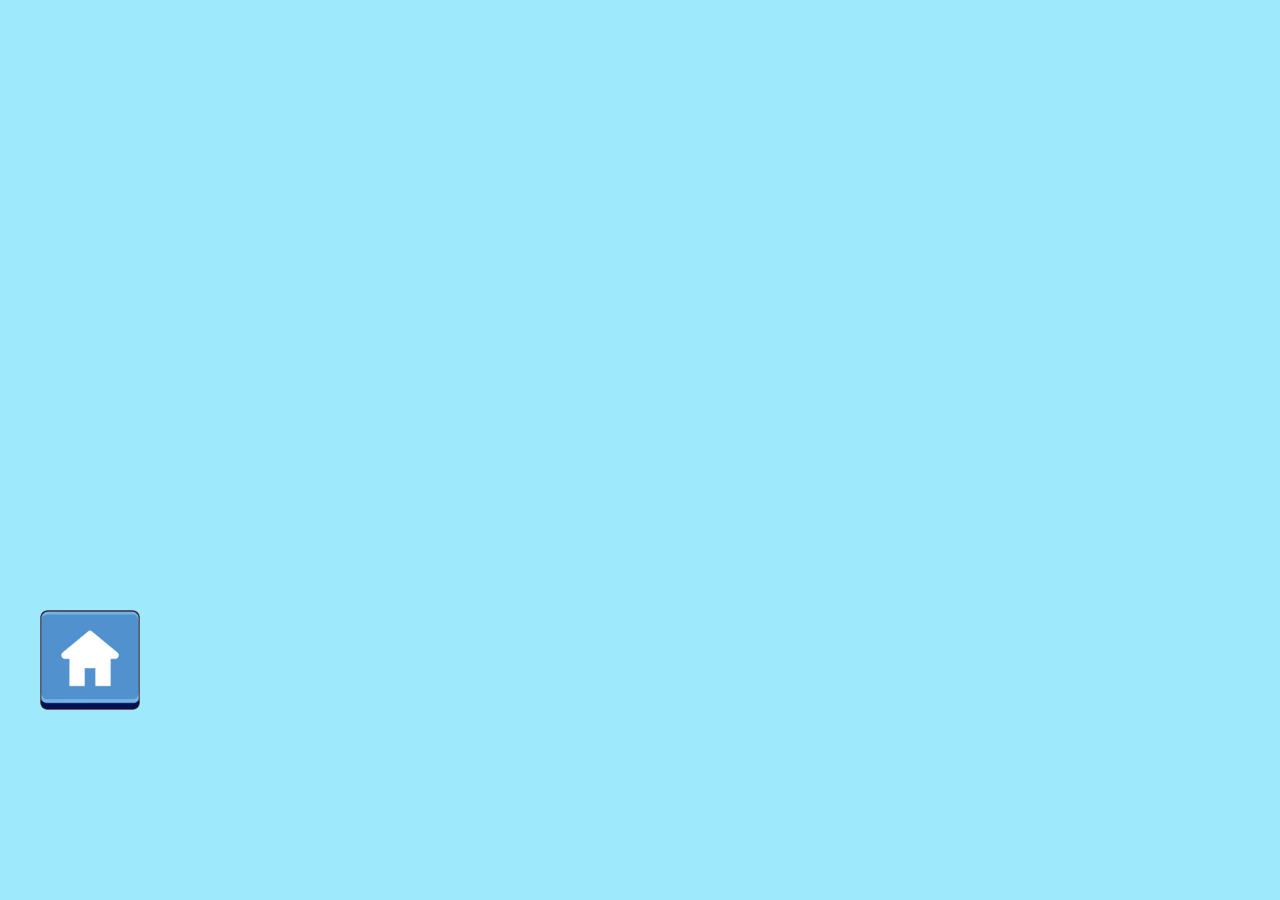
<file: Media Pembelajaran/Final/Assets/Soal/Index.html>
<!DOCTYPE html>
<html lang="en">
<head>
    <meta charset="UTF-8">
    <meta name="viewport" content="width=device-width, initial-scale=1.0">
    <title>Soal</title>
    <link rel="stylesheet" href="style.css">
    <!-- fonts -->
    <link rel="preconnect" href="https://fonts.googleapis.com">
    <link rel="preconnect" href="https://fonts.gstatic.com" crossorigin>
    <link href="https://fonts.googleapis.com/css2?family=Poppins&display=swap" rel="stylesheet">
    <!-- fonts -->
</head>
<body>
<div id="yakin">
    <div>     
        
    <a href=""><img src="button iya 1-61.png" alt=""></a>
    <img src="button tidak 1-63.png" onclick="yakint()" alt="">
    <img  style="cursor: default;
    z-index: 1;
    transform: translate(0,-170px);
    position: 
    absolute; 
    width: 600px;
    left: 0;
    right: 0;
    margin: 0 auto;" src="papan coba lagi-65.png" alt="">
    </div>
    <div id="nigga"></div>
</div>
<a href="../Home.html" style="z-index: 100; position: fixed; transform: translate(40px,600px);"><img class="home" style=" width: 100px; height: auto; 
cursor: pointer;" src="button home 1-04.png" alt=""></a>
<img class="home" style="z-index: 100; position: fixed; transform: translate(1180px,600px); width: auto; height: 100px; 
    cursor: pointer; display: none;" src="button coba lagi 1-59.png" alt="" onclick="yakin()">

    <section id="awal">
        
    <section id="soal1" style="display: flex;">
            <div style="display: flex;"><h3 style="position: absolute; width: 850px; margin: 30px 0 0 30px;">Orang yang menciptakan
                permainan bola basket adalah...</h3>
            <img class="soal" src="papan-52.png" alt="">
            <p id="j1" style="display: none; color: black"> Jawaban B. <br> James Nasmith
                Pembahasan : Bola basket diciptakan pertama kali oleh
                James Naismith.
               • M. Luther seorang profesor teologi, komponis,
               imam, dan rahib berkebangsaan Jerman, serta
               seorang tokoh berpengaruh dalam
               Reformasi Protestan.
               • William G adalah seorang pencipta olahraga bola
               voli
               • W. Morgan seorang aktor Inggris yang muncul di
               lebih dari 100 film dan program televisi
               • Juan Carlos adalah orang pertama yang
               mempopulerkan futsal</p>
            
            </div>

        <div class="box">
                <div class="btn">
                  
                    <div style="display: flex;"> 
                        <input id="prop1a" type="radio" name="rata1" >
                            <label for="prop1a"></label><h3>M. Luther</h3></div><br>
                    <div style="display: flex;"> 
                        <input id="prop1b" type="radio" name="rata1" >
                            <label for="prop1b"></label><h3>James Nasmith</h3></div><br>                   
                    <div style="display: flex;">
                        <input id="prop1c" type="radio" name="rata1" ><label for="prop1c">
                            </label><h3>William G</h3></div><br>        
                    <div style="display: flex;">
                        <input id="prop1d" type="radio" name="rata1" >
                            <label for="prop1d"></label><h3>W. Morgan</h3></div><br> 
                    <div style="display: flex;">
                        <input id="prop1e" type="radio" name="rata1" >
                            <label for="prop1e"></label><h3>Juan Carlos </h3></div><br> 
                <img class="lanjut" src="button lanjut 1-45.png" onclick="lanjut(2)"></img>
                    
                </div> 
        </div>
         
    </section>

    <section id="soal2" >
        <div style="display: flex;"> 
            
            <h3 style="position: absolute; width: 850px; margin: 30px 0 0 30px;">
                <div onmouseover="opavids(0)" onmouseout="opaoff(0)" class="videobox">                       
                    <video   loop muted><source src="VID-20230823-WA0044.mp4" type="video/mp4">                        
                    </video><img class="vids" onclick="ply(0)" src="../play.png" alt="">
                    </div><br>
                Video di atas menggunakan Teknik
            ….</h3>
        <img class="soal" src="papan-52.png" alt="">    
        <p id="j2" style="display: none; color: black">Jawaban E. Pivot

            Pembahasan : pivot dalam basket berfungsi untuk
            menghindari sergapan lawan yang ingin merebut
            bolaShotting teknik melepaskan (menembakkan)
            bola ke dalam keranjang untuk mendapatkan poin
            • Jagling mempertahankan bola tetap di udara
            (menimang bola) dengan menggunakan kepala,
            bahu, paha dan kaki
            Dribble merupakan untuk memantul-mantulan
            bola ke lantai.
            • Servis pukulan bola yang dilakukan dari daerah
            belakang garis lapangan melampaui net
            ke daerah lawan.</p></div>
                

    <div class="box">
            <div class="btn">
              
                <div style="display: flex;"> 
                    <input id="prop2a" type="radio" name="rata2" >
                        <label for="prop2a"></label><h3>Shooting</h3></div><br>
                <div style="display: flex;"> 
                    <input id="prop2b" type="radio" name="rata2" >
                        <label for="prop2b"></label><h3> Jagling</h3></div><br>                   
                <div style="display: flex;">
                    <input id="prop2c" type="radio" name="rata2" ><label for="prop2c">
                        </label><h3>Dribbling</h3></div><br>        
                <div style="display: flex;">
                    <input id="prop2d" type="radio" name="rata2" >
                        <label for="prop2d"></label><h3> Servis</h3></div><br>
                <div style="display: flex;">
                        <input id="prop2e" type="radio" name="rata2" >
                            <label for="prop2e"></label><h3>Pivot</h3></div><br>          
            <img class="lanjut" src="button lanjut 1-45.png" onclick="lanjut(3)"></img>
            
                
            </div> 
    </div>
     
</section>
    <section id="soal3" >
        <div style="display: flex;"><h3 style="position: absolute; width: 850px; margin: 30px 0 0 30px;">.....teknik yang sangat efektif bila pemain dijaga oleh orang yang lebih tinggi daripada pemain</h3>
        <img class="soal" src="papan-52.png" alt="">
        <p id="j3" style="display: none; color: black">Jawaban : A. Hook Shoot
            Pembahasan : Karena teknik dalam bola basket di
            mana seorang pemain menyerang (offensive)
            membalikkan tubuhnya ke samping keranjang, lalu
            menembak bola dengan satu tangan yang berakhir
            di atas kepalanya
           • Oper memberikan (memindahkan) bola kepada
           rekan satu tim di atas lapangan dengan cara
           melemparkan bola tersebut.
           • Servis pukulan bola yang dilakukan dari daerah
           belakang garis lapangan melampaui net
           ke daerah lawan.
           • Jump Shoot upaya untuk memasukkan bola ke
           keranjang sambil melompat.
           • lay-up dalam permainan basket dilakukan
           dengan berlari ke salah satu sisi ring basket untuk
           kemudian melompat dan memasukkan bola ke
           dalam ring.</p>
                </div>

    <div class="box">
            <div class="btn">
              
                <div style="display: flex;"> 
                    <input id="prop3a" type="radio" name="rata3" >
                        <label for="prop3a"></label><h3>Hook Shoot</h3></div><br>
                <div style="display: flex;"> 
                    <input id="prop3b" type="radio" name="rata3" >
                        <label for="prop3b"></label><h3> Oper</h3></div><br>                   
                <div style="display: flex;">
                    <input id="prop3c" type="radio" name="rata3" ><label for="prop3c">
                        </label><h3>Servis</h3></div><br>        
                <div style="display: flex;">
                    <input id="prop3d" type="radio" name="rata3" >
                        <label for="prop3d"></label><h3>Jump Shoot</h3></div><br>
                <div style="display: flex;">
                        <input id="prop3e" type="radio" name="rata3" >
                            <label for="prop3e"></label><h3> Lay up</h3></div><br>  
            <img class="lanjut" src="button lanjut 1-45.png" onclick="lanjut(4)"></img>
            
                
            </div> 
    </div>
     
</section>
    <section id="soal4" >
        <div style="display: flex;"><h3 style="position: absolute; width: 850px; margin: 30px 0 0 30px;">Permainan bola basket termasuk
            permainan…</h3>
        <img class="soal" src="papan-52.png" alt="">
        <p id="j4" style="display: none; color: black">Jawaban : C. Bola Besar
            Pembahasan : Bola Basket termasuk permainan bola
            besar.
           • Bola Kecil permainan yang menggunakan bola
           kecil sebagai media bermain, Contoh Tenis Meja.
           • Aerobik merupakan olahraga senam dan Zumba
           • Atletik merupakan cabang olahraga
           jalan,lari,lompat, dan lempar.
           • Bola sedang permainan yang menggunakan bola
           sedang sebagai media bermain, contoh bekel</p>
                
    </div>

    <div class="box">
            <div class="btn">
            
                <div style="display: flex;"> 
                    <input id="prop4a" type="radio" name="rata4" >
                        <label for="prop4a"></label><h3> Bola kecil</h3></div><br>
                <div style="display: flex;"> 
                    <input id="prop4b" type="radio" name="rata4" >
                        <label for="prop4b"></label><h3> Aerobik</h3></div><br>                   
                <div style="display: flex;">
                    <input id="prop4c" type="radio" name="rata4" ><label for="prop4c">
                        </label><h3> Bola besar</h3></div><br>        
                <div style="display: flex;">
                    <input id="prop4d" type="radio" name="rata4" >
                        <label for="prop4d"></label><h3>Atletik</h3></div><br>  
                <div style="display: flex;">
                        <input id="prop4e" type="radio" name="rata4" >
                            <label for="prop4e"></label><h3>Bola sedang</h3></div><br>
            <img class="lanjut" src="button lanjut 1-45.png" onclick="lanjut(5)"></img>
            
                
            </div> 
    </div>
     
    </section>
    <section id="soal5" >
        <div style="display: flex;"><h3 style="position: absolute; width: 850px; margin: 30px 0 0 30px;">Induk organisasi bola basket di
            indonnesia adalah</h3>
        <img class="soal" src="papan-52.png" alt="">
        <p id="j5" style="display: none; color: black"> Jawaban : B. PERBSI
            Pembahasan : PERBASI adalah organisasi pengatur
            olahraga bola basket di Indonesia.
           • FIBA (Badan Pengatur Internasional Bola Basket)
           • PPSI (Prosedur Pengembangan Sistem
           Instruksional)
           • FIFA ( Federation Internationae de Football
           Association)
           • PBSI (Persatuan Bulutangkis Seluruh Indonesia)</p>
                </div>

    <div class="box">
            <div class="btn">
              
                <div style="display: flex;"> 
                    <input id="prop5a" type="radio" name="rata5" >
                        <label for="prop5a"></label><h3>FIBA</h3></div><br>
                <div style="display: flex;"> 
                    <input id="prop5b" type="radio" name="rata5" >
                        <label for="prop5b"></label><h3>PERBASI</h3></div><br>                   
                <div style="display: flex;">
                    <input id="prop5c" type="radio" name="rata5" ><label for="prop5c">
                        </label><h3>PPSI</h3></div><br>        
                <div style="display: flex;">
                    <input id="prop5d" type="radio" name="rata5" >
                        <label for="prop5d"></label><h3> FIFA</h3></div><br> 
                <div style="display: flex;">
                        <input id="prop5e" type="radio" name="rata5" >
                            <label for="prop5e"></label><h3>PBSI</h3></div><br>
            <img class="lanjut" src="button lanjut 1-45.png" onclick="lanjut(6)"></img>

                
            </div> 
    </div>
     
</section>
<section id="soal6" >
    <div style="display: flex;"><h3 style="position: absolute; width: 850px; margin: 30px 0 0 30px;">Waktu istirahat dalam
        permainan bola basket adalah...</h3>
    <img class="soal" src="papan-52.png" alt="">
    <p id="j6" style="display: none; color: black">Jawaban : D. 10 Menit
        Pembahasan : Waktu istirahat dalam permainan bola
       basket adalah 10 Menit.
       • 15 Menit lama Istirahat Permainan sepak bola
       • 5 Menit lama istirahat permainan bola pingpong
       • 60 detik lama istirahat permainan bulu tangkis
       • 30 detik lama istirahat permainan angkat beban</p>
            </div>

<div class="box">
        <div class="btn">
          
            <div style="display: flex;"> 
                <input id="prop6a" type="radio" name="rata6" >
                    <label for="prop6a"></label><h3>15 Menit</h3></div><br>
            <div style="display: flex;"> 
                <input id="prop6b" type="radio" name="rata6" >
                    <label for="prop6b"></label><h3>5 Menit</h3></div><br>                   
            <div style="display: flex;">
                <input id="prop6c" type="radio" name="rata6" ><label for="prop6c">
                    </label><h3>60 Detik</h3></div><br>        
            <div style="display: flex;">
                <input id="prop6d" type="radio" name="rata6" >
                    <label for="prop6d"></label><h3>10 Menit</h3></div><br> 
            <div style="display: flex;">
                        <input id="prop6e" type="radio" name="rata6" >
                            <label for="prop6e"></label><h3>30 Detik</h3></div><br>
        <img class="lanjut" src="button lanjut 1-45.png" onclick="lanjut(7)"></img>
        
            
        </div> 
</div>
 
</section>
<section id="soal7" >
    <div style="display: flex;"><h3 style="position: absolute; width: 850px; margin: 30px 0 0 30px;">Berputar ke segala arah dengan
        bertumpu pada salah satu kaki
        (kaki poros) pada saat
        permain menguasai bola di sebut...</h3>
    <img class="soal" src="papan-52.png" alt="">
    <p id="j7" style="display: none; color: black">Jawaban : D. Pivot
        Pembahasan : Pivot adalah Gerakan memutar salah
        satu kaki sebagai porosnya dan posisi kedua
        tangan memegang bola.
       • Shooting teknik melepaskan (menembakkan)
       bola ke dalam keranjang untuk
       mendapatkan poin
       • Dribbling gerakan menggiring bola sebagai upaya
        mempertahankan penguasaan bola.
       • Lay-up berlari ke salah satu sisi ring basket untuk
       kemudian melompat dan memasukkan bola ke
       dalam ring.
       • Rebound upaya untuk merebut bola yang
       memantul karena gagal masuk ke dalam ring.</p>
            </div>

<div class="box">
        <div class="btn">
          
            <div style="display: flex;"> 
                <input id="prop7a" type="radio" name="rata7" >
                    <label for="prop7a"></label><h3>Shooting</h3></div><br>
            <div style="display: flex;"> 
                <input id="prop7b" type="radio" name="rata7" >
                    <label for="prop7b"></label><h3>Dribbling</h3></div><br>                   
            <div style="display: flex;">
                <input id="prop7c" type="radio" name="rata7" ><label for="prop7c">
                    </label><h3>Lay-up</h3></div><br>        
            <div style="display: flex;">
                <input id="prop7d" type="radio" name="rata7" >
                    <label for="prop7d"></label><h3>Pivot
                    </h3></div><br> 
            <div style="display: flex;">
                        <input id="prop7e" type="radio" name="rata7" >
                            <label for="prop7e"></label><h3> Rebound</h3></div><br> 
        <img class="lanjut" src="button lanjut 1-45.png" onclick="lanjut(8)"></img>
            
        </div> 
</div>
 
</section>
<section id="soal8" >
    <div style="display: flex;"><h3 style="position: absolute; width: 850px; margin: 30px 0 0 30px;">Tahun berapakah basket
        dikenalkan dinegara amerika…</h3>
    <img class="soal" src="papan-52.png" alt="">
    <p id="j8" style="display: none; color: black"> Jawaban : A. 1892
        Pembahasan : Permainan bola basket diperkenalkan
        pertama kali di amerika tahun 1892</p>
            </div>

<div class="box">
        <div class="btn">
          
            <div style="display: flex;"> 
                <input id="prop8a" type="radio" name="rata8" >
                    <label for="prop8a"></label><h3>1892</h3></div><br>
            <div style="display: flex;"> 
                <input id="prop8b" type="radio" name="rata8" >
                    <label for="prop8b"></label><h3>1891</h3></div><br>                   
            <div style="display: flex;">
                <input id="prop8c" type="radio" name="rata8" ><label for="prop8c">
                    </label><h3>1899</h3></div><br>        
            <div style="display: flex;">
                <input id="prop8d" type="radio" name="rata8" >
                    <label for="prop8d"></label><h3> 2000</h3></div><br>  
            <div style="display: flex;">
                        <input id="prop8e" type="radio" name="rata8" >
                            <label for="prop8e"></label><h3>2001</h3></div><br>
        <img class="lanjut" src="button lanjut 1-45.png" onclick="lanjut(9)"></img>
            
        </div> 
</div>
 
</section>
<section id="soal9" >
    <div style="display: flex;"><h3 style="position: absolute; width: 850px; margin: 30px 0 0 30px;">
        <div onmouseover="opavids(1)" onmouseout="opaoff(1)" class="videobox">                       
            <video   loop muted><source src="VID-20230823-WA0024(1).mp4" type="video/mp4">                        
            </video><img class="vids" onclick="ply(1)" src="../play.png" alt="">
            </div>
        <br>
        Video diatas menggunakan Teknik
        ….</h3>
    <img class="soal" src="papan-52.png" alt="">
    <p id="j9" style="display: none; color: black">Jawaban : D. Chest Past
        Pembahasan : Chest pass teknik ini dipakai untuk
       mengoper pada teman yang berada dekat dengan kita.
       • Passing adalah keterampilan memindahkan bola
       dari satu pemain ke pemain lainnya.
       • Dribbling gerakan menggiring bola sebagai upaya
        mempertahankan penguasaan bola.
       Shooting teknik melepaskan (menembakkan)
       bola ke dalam keranjang untuk
       mendapatkan poin.
       • Baseball Pass Teknik ini dilakukan dengan cara
       mengoper bola ke arah depan maupun belakang.
       </p>
            </div>

<div class="box">
        <div class="btn">
          
            <div style="display: flex;"> 
                <input id="prop9a" type="radio" name="rata9" >
                    <label for="prop9a"></label><h3>Passing</h3></div><br>
            <div style="display: flex;"> 
                <input id="prop9b" type="radio" name="rata9" >
                    <label for="prop9b"></label><h3>Dribbling</h3></div><br>                   
            <div style="display: flex;">
                <input id="prop9c" type="radio" name="rata9" ><label for="prop9c">
                    </label><h3>Shooting</h3></div><br>        
            <div style="display: flex;">
                <input id="prop9d" type="radio" name="rata9" >
                    <label for="prop9d"></label><h3>Chest Past</h3></div><br> 
            <div style="display: flex;">
                        <input id="prop9e" type="radio" name="rata9" >
                            <label for="prop9e"></label><h3> Baseball</h3></div><br> 
        <img class="lanjut" src="button lanjut 1-45.png" onclick="lanjut(10)"></img>
        <h3></h3>
            
        </div> 
</div>
 
</section>
<section id="soal10" >
    <div style="display: flex;"><h3 style="position: absolute; width: 850px; margin: 30px 0 0 30px;">
        <div onmouseover="opavids(2)" onmouseout="opaoff(2)" class="videobox">                       
            <video   loop muted><source src="VID-20230823-WA0022(1).mp4" type="video/mp4">                        
            </video><img class="vids" onclick="ply(2)" src="../play.png" alt="">
            </div><br>
        Video diatas menggunakan
        Teknik….</h3>
    <img class="soal" src="papan-52.png" alt="">
    <p id="j10" style="display: none; color: black"> Jawaban : A. Bounce Pass
        Pembahasan : memantul – mantulkan bola ke lantai.
       • Chest pass teknik ini dipakai untuk mengoper
       pada teman yang berada dekat dengan kita.
       • lay-up dalam permainan basket dilakukan
       dengan berlari ke salah satu sisi ring basket untuk
       kemudian melompat dan memasukkan bola ke
       dalam ring.
       • Overhead Pass teknik ini dipakai pada saat
       terkepung oleh lawan.
       • Pivot Gerakan memutar salah satu kaki sebagai
       porosnya dan posisi kedua tangan memegang
       bola.
       </p>
            </div>

<div class="box">
        <div class="btn">
          
            <div style="display: flex;"> 
                <input id="prop10a" type="radio" name="rata10" >
                    <label for="prop10a"></label><h3>Bounce Pass</h3></div><br>
            <div style="display: flex;"> 
                <input id="prop10b" type="radio" name="rata10" >
                    <label for="prop10b"></label><h3>Chest Pass</h3></div><br>                   
            <div style="display: flex;">
                <input id="prop10c" type="radio" name="rata10" ><label for="prop10c">
                    </label><h3>Lay Up</h3></div><br>        
            <div style="display: flex;">
                <input id="prop10d" type="radio" name="rata10" >
                    <label for="prop10d"></label><h3>Overhead Pass</h3></div><br> 
            <div style="display: flex;">
                        <input id="prop10e" type="radio" name="rata10" >
                            <label for="prop10e"></label><h3>Pivot</h3></div><br> 
        <img class="lanjut" src="button kirim 1-39.png" onclick="turu()"></img>
        
            
        </div> 
</div>
    
</section>
</section>
<div id="last">
    <img id="turu" src="button nilai-43.png" alt="">
    <h3 id="hasil1"></h3>
    <h3 id="hasil"></h3>




    <script src="java.js"></script>
</div>
</body>
</html>
</file>
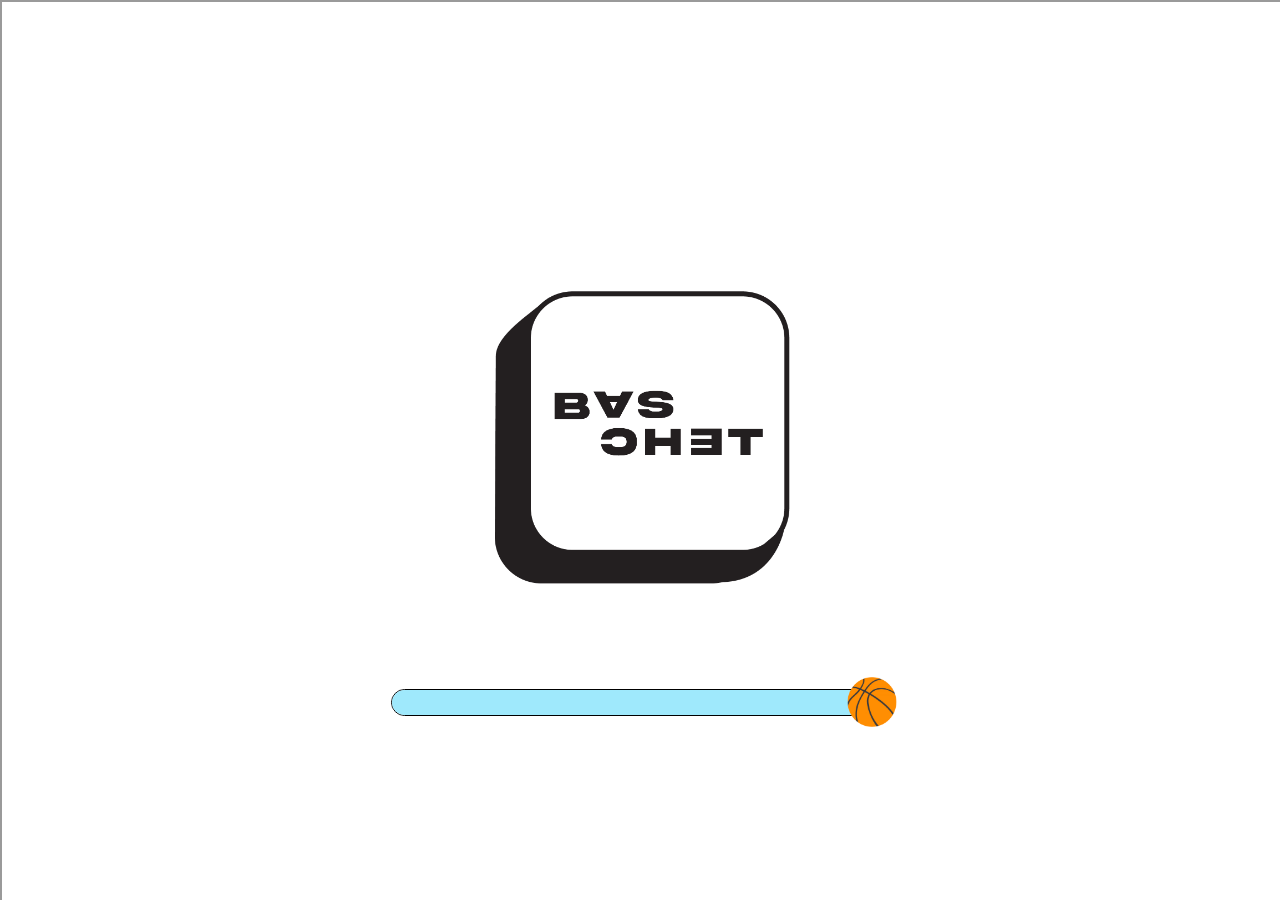
<file: Media Pembelajaran/Basket.html>
<!DOCTYPE html>
<html lang="en">
<head>
    <meta charset="UTF-8">
    <meta name="viewport" content="width=device-width, initial-scale=1.0">
    <title>Basket</title>
    <link rel="preconnect" href="https://fonts.googleapis.com">
    <link rel="preconnect" href="https://fonts.gstatic.com" crossorigin>
    <link href="https://fonts.googleapis.com/css2?family=Poppins:wght@400;900&display=swap" rel="stylesheet">
</head>
<style>
    html,body{
        margin: 0;
        font-family: 'Poppins';
    }
    iframe{
        top: 0;
        right: 0;
        bottom: 0;
        left: 0;
        position: fixed;
        width: 100%;
        height: 100%;
        }
        #music{
            left: 95%;
            z-index: 100;
            position: fixed;
            cursor: pointer;
        }
</style>





<body>
        <div onclick="auplay(1)" id="music"><h3 style="margin: 0; color: white;">music</h3></div>
    <audio loop src="Final/Assets/y2mate.com - Super Mario Bros Theme Song.mp3"></audio>
    <iframe src="Final/BUKA FILE INI .html" ></iframe>
    








<script>
    const auplay=(a)=>{

        if (a===1) {
            document.querySelector('audio').play();
            document.querySelector('#music').setAttribute('onclick','auplay(0)')
        }
        else{
            document.querySelector('audio').pause();
            document.querySelector('#music').setAttribute('onclick','auplay(1)');
        }
        }
        
    
</script>
</body>
</html>
</file>
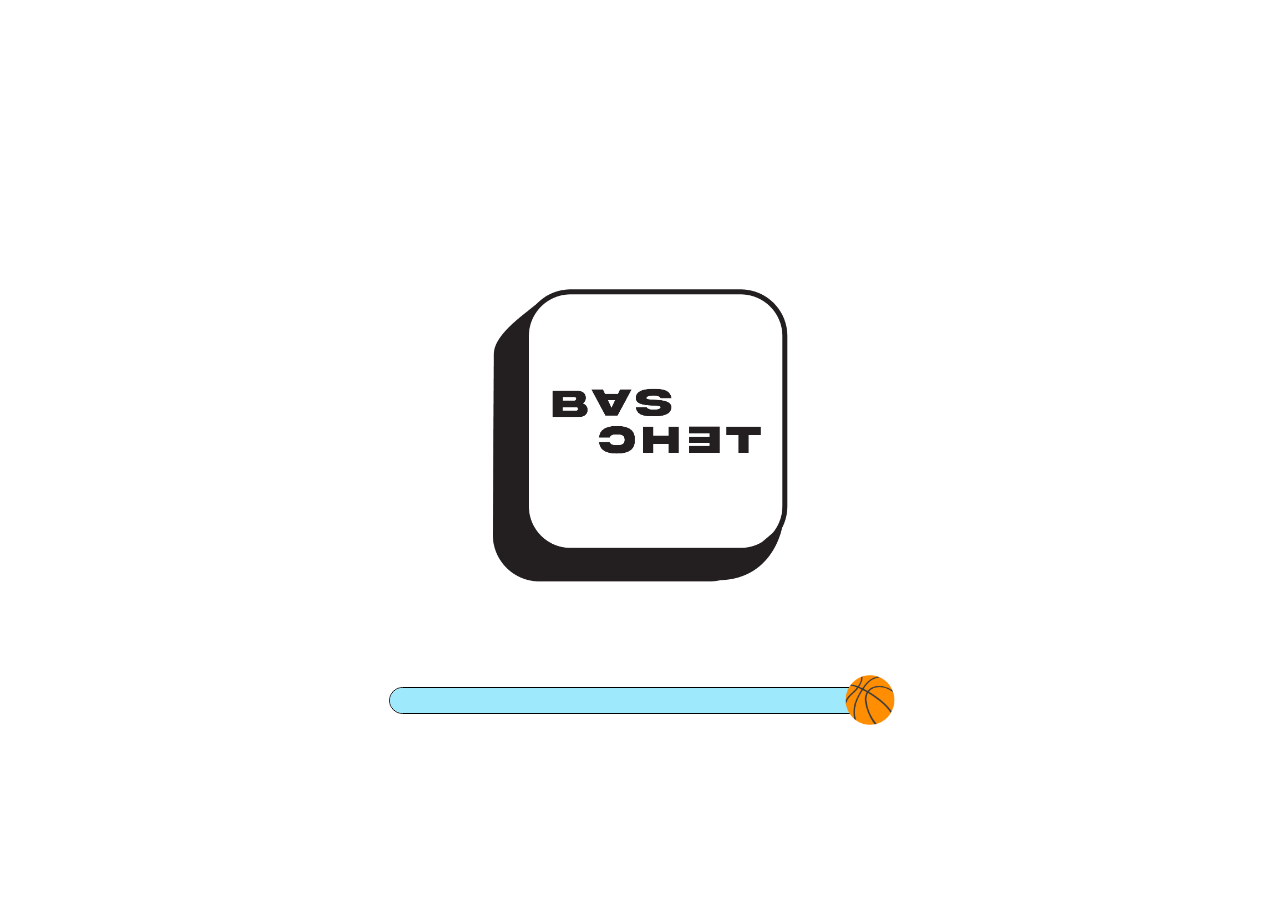
<file: Media Pembelajaran/Final/BUKA FILE INI .html>
<!DOCTYPE html>
<html lang="en">
<head>
    <meta charset="UTF-8">
    <meta name="viewport" content="width=device-width, initial-scale=1.0">
    <title>Media Pembelajaran</title>
    <!-- fonts -->
    <link rel="preconnect" href="https://fonts.googleapis.com">
    <link rel="preconnect" href="https://fonts.gstatic.com" crossorigin>
    <link href="https://fonts.googleapis.com/css2?family=Poppins:wght@400;900&display=swap" rel="stylesheet">
    <!-- fonts -->
    <link rel="stylesheet" href="Assets/style.css">
</head>
<body>
    <section id="intro"> 
        <img id="logo" src="Assets/logo intro-44.png" alt="">
        <img id="introbask" src="Assets/basket.png" alt="">
        <div id="kolom"><div id="isi"></div></div>

    </section>
    <div id="awal"></div>
    <section style="position:absolute; width: 100%;" >
    <H1 id="texthome">Bola Basket</H1>
    <div class="bask">
    <img class="basket" src="Assets/basket.png"></div>
    <img  src="Assets/button 123-01.png" onclick="turu()" id="tombolmulai">
    </section>

        <section id="main">     
            <div style="
            transform: translate(0px,250px);
            display: flex;
            justify-content: center;
            align-items: center;
            flex-direction: column ;">    
            <a style="display: flex;
            justify-content: center;
            align-items: center;
            flex-direction: column ;" ><img onclick="materi()" class="maintitle" src="Assets/button materi 1-03.png" alt=""></a>
                <a style="display: flex;
            justify-content: center;
            align-items: center;
            flex-direction: column ;" ><img onclick="soal()" class="maintitle" src="Assets/button soal 1-13.png" alt=""></a>
                
            </div>
        </section>
    

    <img class="pemain" style="width: 40%; transform:translate(900px,310px);;" src="Assets/karakter 1-05.png" alt="">
    <img class="pemain" style="width: 50%; transform: translate(-153px,210px);;" src="Assets/karakter 2-06.png" alt="">

    <a href="BUKA FILE INI .html"><img class="back-halaman-awal" style="width: 200px; height: auto;" src="Assets/button kembali 1-41.png" alt=""></a>
    <a href="Assets/Materi/peraturan/tujuan.html"><img class="tujuan" src="Assets/button tujuan-10.png" alt=""></a>
    <a href="Assets/Profil/Profil.html"><img class="profil" src="Assets/button profil 1-08.png" alt=""></a>
    <a href="Assets/Materi/peraturan/daftarpustaka.html"><img class="daftar" src="Assets/button daftar pustaka 1-06.png" alt=""></a>
    <script src="java.js"></script>
</body>
</html>
</file>
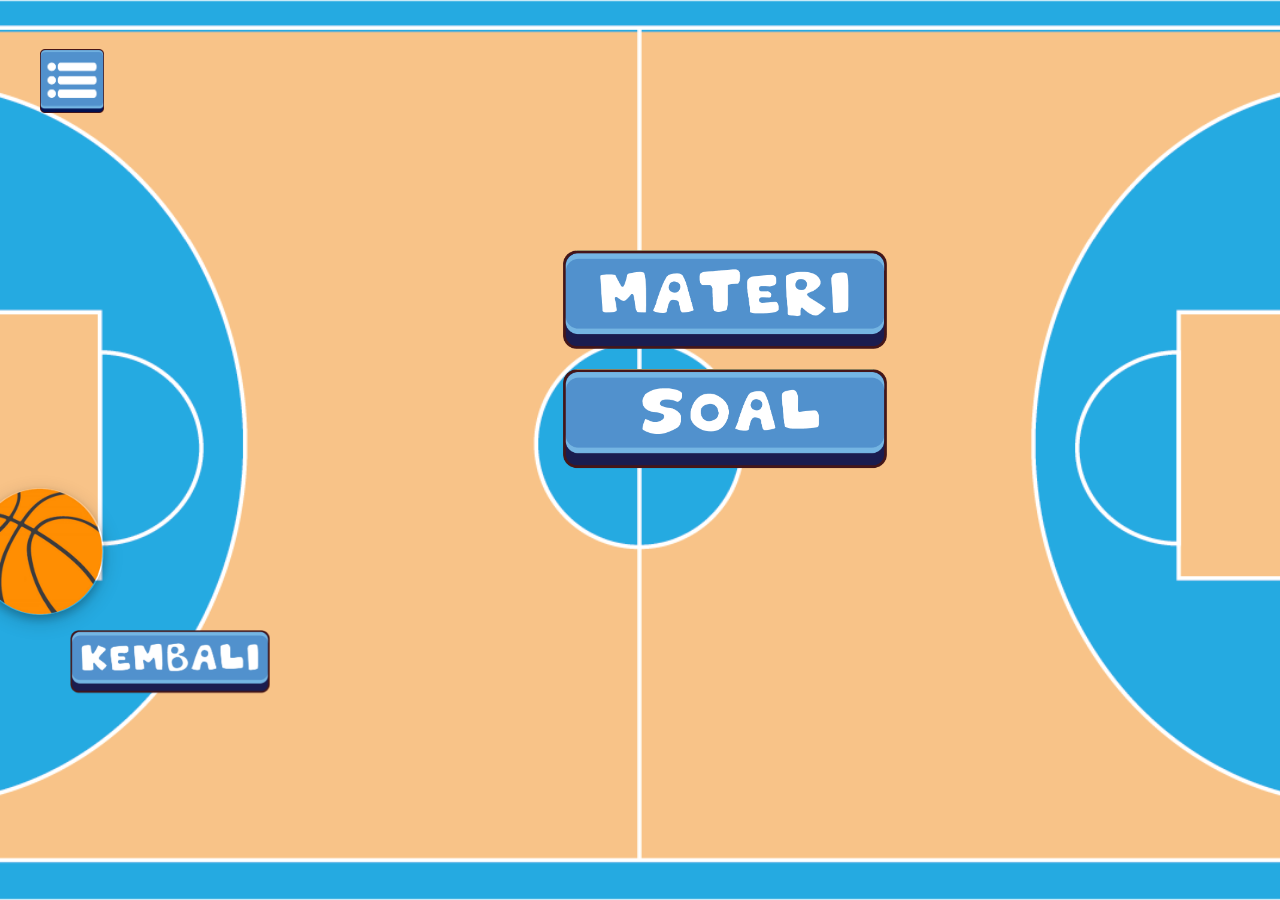
<file: Media Pembelajaran/Final/Assets/Home.html>
<!DOCTYPE html>
<html lang="en"><head>
    <meta charset="UTF-8">
    <meta name="viewport" content="width=device-width, initial-scale=1.0">
    <title>Media Pembelajaran</title>
    <!-- fonts -->
    <link rel="preconnect" href="https://fonts.googleapis.com">
    <link rel="preconnect" href="https://fonts.gstatic.com" crossorigin="">
    <link href="https://fonts.googleapis.com/css2?family=Poppins:wght@400;900&amp;display=swap" rel="stylesheet">
    <!-- fonts -->
    <link rel="stylesheet" href="style.css">
</head>
<body>
    <div id="awal"></div>
    <section style="position:absolute; width: 100%;">
    <h1 id="texthome" style="margin-top: 750px; display: none;">Bola Basket</h1>
    <div class="bask" style="transform: translate(-600px, 307px);">
    <img class="basket" src="basket.png" style="width: 10%;"></div>
    <img src="button-03.png" onclick="turu()" id="tombolmulai" style="opacity: 0; display: none;">
    </section>

        <section id="main">     
            <div style="
            transform: translate(0px,250px);
            display: flex;
            justify-content: center;
            align-items: center;
            flex-direction: column ;">    
            <a style="display: flex;
            justify-content: center;
            align-items: center;
            flex-direction: column ;"><img onclick="materi()" class="maintitle" src="button materi 1-03.png" alt="" style="display: block; opacity: 1;"></a>
                <a style="display: flex;
            justify-content: center;
            align-items: center;
            flex-direction: column ;"><img onclick="soal()" class="maintitle" src="button soal 1-13.png" alt="" style="display: block; opacity: 1;"></a>
                
            </div>
        </section>
    

    <img class="pemain" style="width: 40%; transform: translate(1400px, 310px); display: none;" src="karakter 1-05.png" alt="">
    <img class="pemain" style="width: 50%; transform: translate(-600px, 210px); display: none;" src="karakter 2-06.png" alt="">

    <a href="../BUKA FILE INI .html"><img class="back-halaman-awal" style="width: 200px; height: auto; display: inline; opacity: 1;" src="button kembali 1-41.png" alt=""></a>
    <a href="Materi/peraturan/tujuan.html"><img class="tujuan" src="button tujuan-10.png" alt="" style="display: inline; opacity: 1;"></a>
    <a href="Profil/Profil.html"><img class="profil" src="button profil 1-08.png" alt="" style="display: inline; opacity: 1;"></a>
    <a href="Materi/peraturan/daftarpustaka.html"><img class="daftar" src="button daftar pustaka 1-06.png" alt="" style="display: inline; opacity: 1;"></a>
    <script src="java.js"></script>

</body></html>
</file>
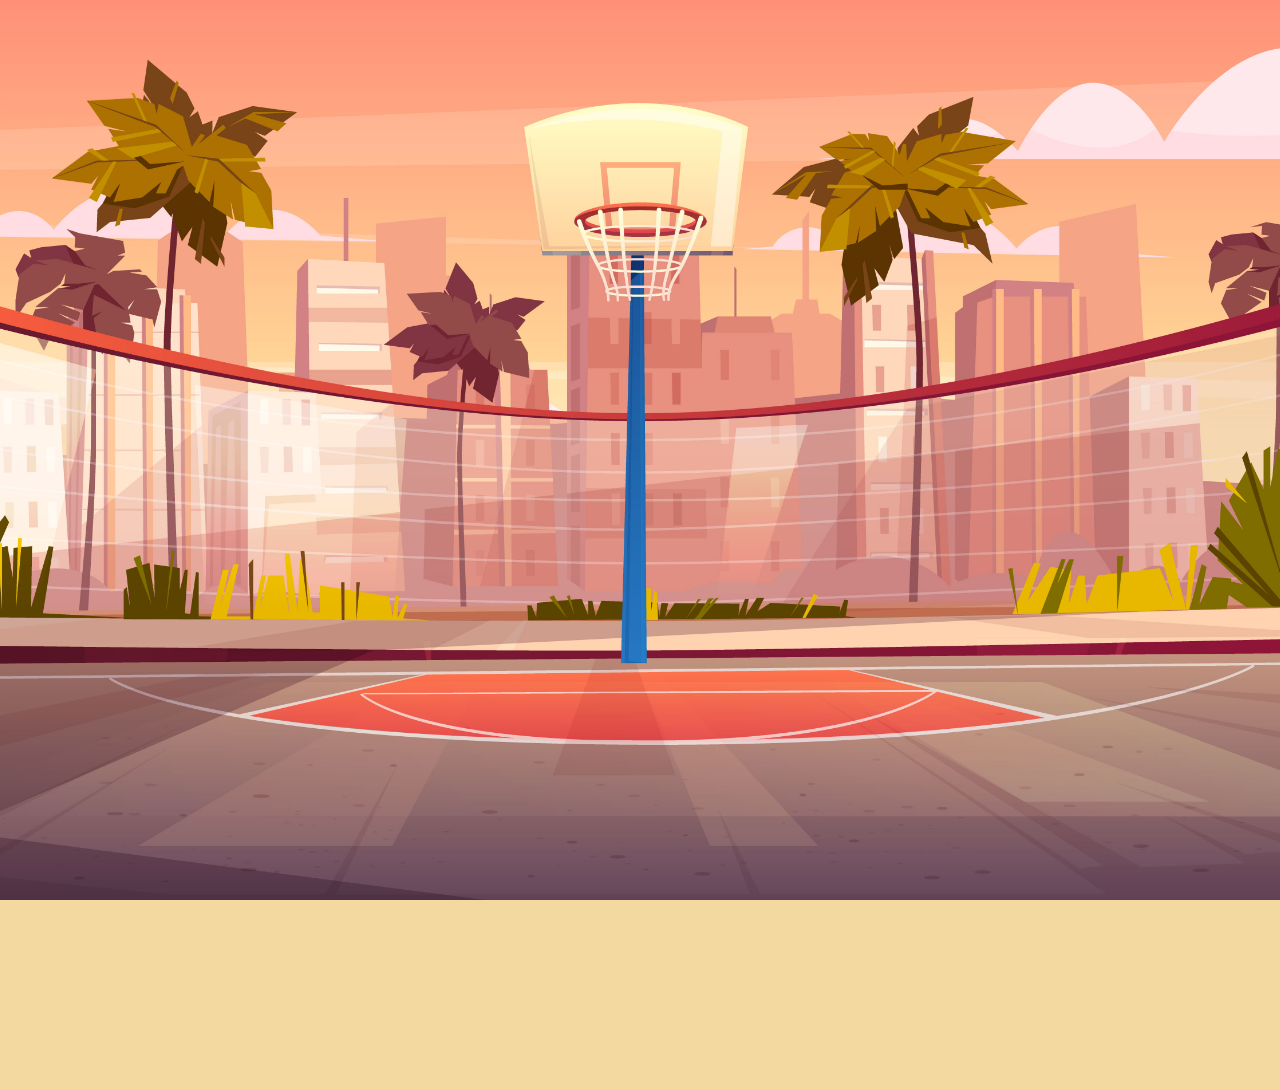
<file: Media Pembelajaran/Final/Assets/Materi/materi.html>
<!DOCTYPE html>
<html lang="en">
<head>
    <meta charset="UTF-8">
    <meta name="viewport" content="width=device-width, initial-scale=1.0">
    <title>Materi</title>
    <!-- fonts -->
    <link rel="preconnect" href="https://fonts.googleapis.com">
    <link rel="preconnect" href="https://fonts.gstatic.com" crossorigin>
    <link href="https://fonts.googleapis.com/css2?family=Poppins:wght@400;900&display=swap" rel="stylesheet">
    <!-- fonts -->
    <link rel="stylesheet" href="style.css">

</head>
<body>
    <div id="awal">
    <div>
        <div class="judul"><H1>Sejarah Permainan Bola Basket</H1></div> 
                <div class="box">
                    <h3>Bola basket diciptakan pertama kali oleh Dr. James
                        Naismith seorang guru asal Kanada, Amerika Serikat pada
                        tahun 1891. Konsep awal permainan bola basket dimainkan
                        oleh 9 orang di setiap timnya. Namun seiring berjalannya
                        waktu, jumlah pemain berkurang menjadi 5 pemain di
                        masing-masing tim. Hal tersebut masih berjalan sampai
                        sekarang. Permainan bola basket masuk ke Indonesia pada
                        tahun 1920-an. Permainan ini pertama kali dibawa oleh
                        bangsa Belanda yang diperkenalkan melalui saudagar Cina.
                        Sehingga bola basket berkembang pesat khususnya di
                        kalangan anak sekolah. Hal ini juga dikarenakan bola basket
                        menjadi salah satu olahraga yang wajib dipelajari. Sejak
                        saat itu olahraga bola basket tersebar cepat di Indonesia,
                        dan bola basket hanya dimainkan oleh kelompok pria saja.
                        Hingga pada tahun 1951, olahraga bola basket
                        memperbolehkan grup pria dan wanita untuk bermain.
                        Pada tahun yang sama, 1951, terbentuk Persatuan Bola
                        Basket Seluruh Indonesia atau dikenal juga dengan Perbasi.</h3>
                </div>
        <div class="judul"><H1>Pengertian Permainan Bola
            Basket</H1></div>
                <div class="box">
                    <h3>Permainan bola basket adalah sebuah olahraga
                        permainan yang menggunakan bola besar yang di
                        mainkan dengan tangan. Bola boleh di oper ke teman, di
                        pantulkan ke lantai walaupun sedang berjalan atau
                        berlari dengan tujuan nya adalah untuk memasukkan
                        bola ke basket lawan.</h3>
                </div>
        <!-- <div class="judul"><H1>Teknik Permainan Bola
            Basket</H1></div>
                <div class="box">
                    <h3>Lorem ipsum dolor sit amet consectetur adipisicing elit. Sunt, laborum. A quidem odit laudantium delectus ex, autem modi reiciendis velit quasi laboriosam aut deserunt totam enim nobis consequuntur quis quae. Lorem ipsum dolor sit amet consectetur adipisicing elit. Consequatur magnam ducimus ea unde, a incidunt fugit suscipit ut eligendi vero. Ad blanditiis quaerat vitae porro veniam libero sunt minima unde!</h3> <br>
                    <h3>Lorem ipsum dolor sit amet consectetur adipisicing elit. Sunt, laborum. A quidem odit laudantium delectus ex, autem modi reiciendis velit quasi laboriosam aut deserunt totam enim nobis consequuntur quis quae.</h3>
                </div> -->
    </div>
    <section style="margin: 100px 0px 100px 0px;">
    <div style="width: 300px;
                height: auto;
                display: flex;
                justify-content: center;
                align-items: center;
                margin: auto;">
    
    <a><img id="peraturans" onclick="peraturan()" src="button peraturan 1-37.png" alt=""></a>
    <a><img id="tekniks" onclick="turu()" src="button teknik 1-47.png" alt=""></a>
    </div><a href="../Home.html"><div class="home"><img src="../button home 1-04.png" alt=""></div></a>
    </section></div>
    <script src="java.js" ></script>
</body>
</html>
</file>
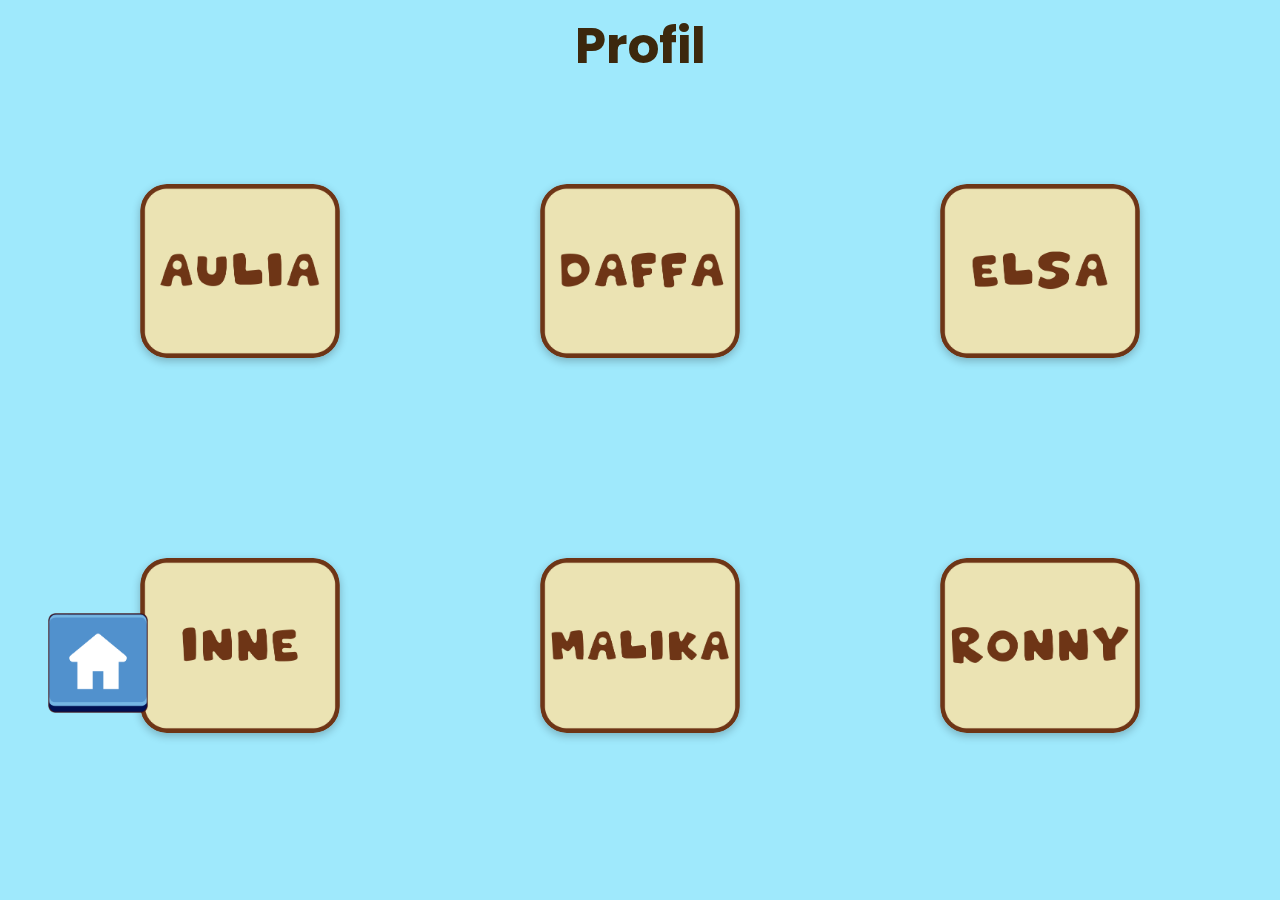
<file: Media Pembelajaran/Final/Assets/Profil/Profil.html>
<!DOCTYPE html>
<html lang="en">
<head>
    <meta charset="UTF-8">
    <meta name="viewport" content="width=device-width, initial-scale=1.0">
    <title>Profil</title>
    <!-- fonts -->
    <link rel="preconnect" href="https://fonts.googleapis.com">
    <link rel="preconnect" href="https://fonts.gstatic.com" crossorigin>
    <link href="https://fonts.googleapis.com/css2?family=Poppins:wght@400;900&display=swap" rel="stylesheet">
    <!-- fonts -->
    <link rel="stylesheet" href="style.css">

</head>
<body>
    <section id="awal">
        <div class="judul"><H1>Profil</H1></div> 
                
    <div class="box">
        <img src="profil Ega 1.png" alt="" onclick="turu(1)">   
        <img src="profil daffa 1.png" alt="" onclick="turu(2)">    
        <img src="profil elsa 1.png" alt="" onclick="turu(3)">       
        <img src="profil inne 1.png" alt="" onclick="turu(4)">    
        <img src="profil malika 1.png" alt="" onclick="turu(5)">    
        <img src="profil ronny 1.png" alt="" onclick="turu(6)"></div>
        
   <div class="home"><a href="../Home.html"><img src="button home 1-04.png" alt=""></a></div>
    </section> 
    <section id="profil">
    <div class="boxes">
        <div class="text"> <h1>Birth of Date <br> 27 November 2005 <br> <br>
            Interest <br> -</h1><img src="profil ega 2.png" alt=""></div>
        <div class="text"><h1>Birth of Date <br> 1 Mei 2006 <br> <br>
            Interest <br> Programming
            </h1><img src="profil daffa 2.png" alt=""></div>
        <div class="text"><h1>Birth of Date <br> 1 Juni 2006 <br> <br>
            Interest <br>  Memasak</h1><img src="profil elsa 2.png" alt=""></div>
        <div class="text"><h1>Birth of Date <br> 22 Juni 2006 <br> <br>
            Interest <br> Membantu Ibu</h1><img src="profil inne 2.png" alt=""></div>
        <div class="text"><h1>Birth of Date <br> 25 Maret 2006 <br> <br>
            Interest <br> Membaca</h1><img src="profil malika 2.png" alt=""></div>
        <div class="text"><h1>Birth of Date <br> 29 Mei 2006 <br> <br>
            Interest <br> Basket</h1><img src="profil ronny 2.png" alt=""></div>
    </div>
    
    <img  id="kanan" src="panah kanan-56.png" alt=""> <img  id="kiri" src="panah kiri-55.png" alt="">

    <div class="kembali"><img src="button kembali 1-41.png" alt="" onclick="kembali()"></div>


    </section>
    
    <script src="java.js" ></script>
</body>
</html>
</file>
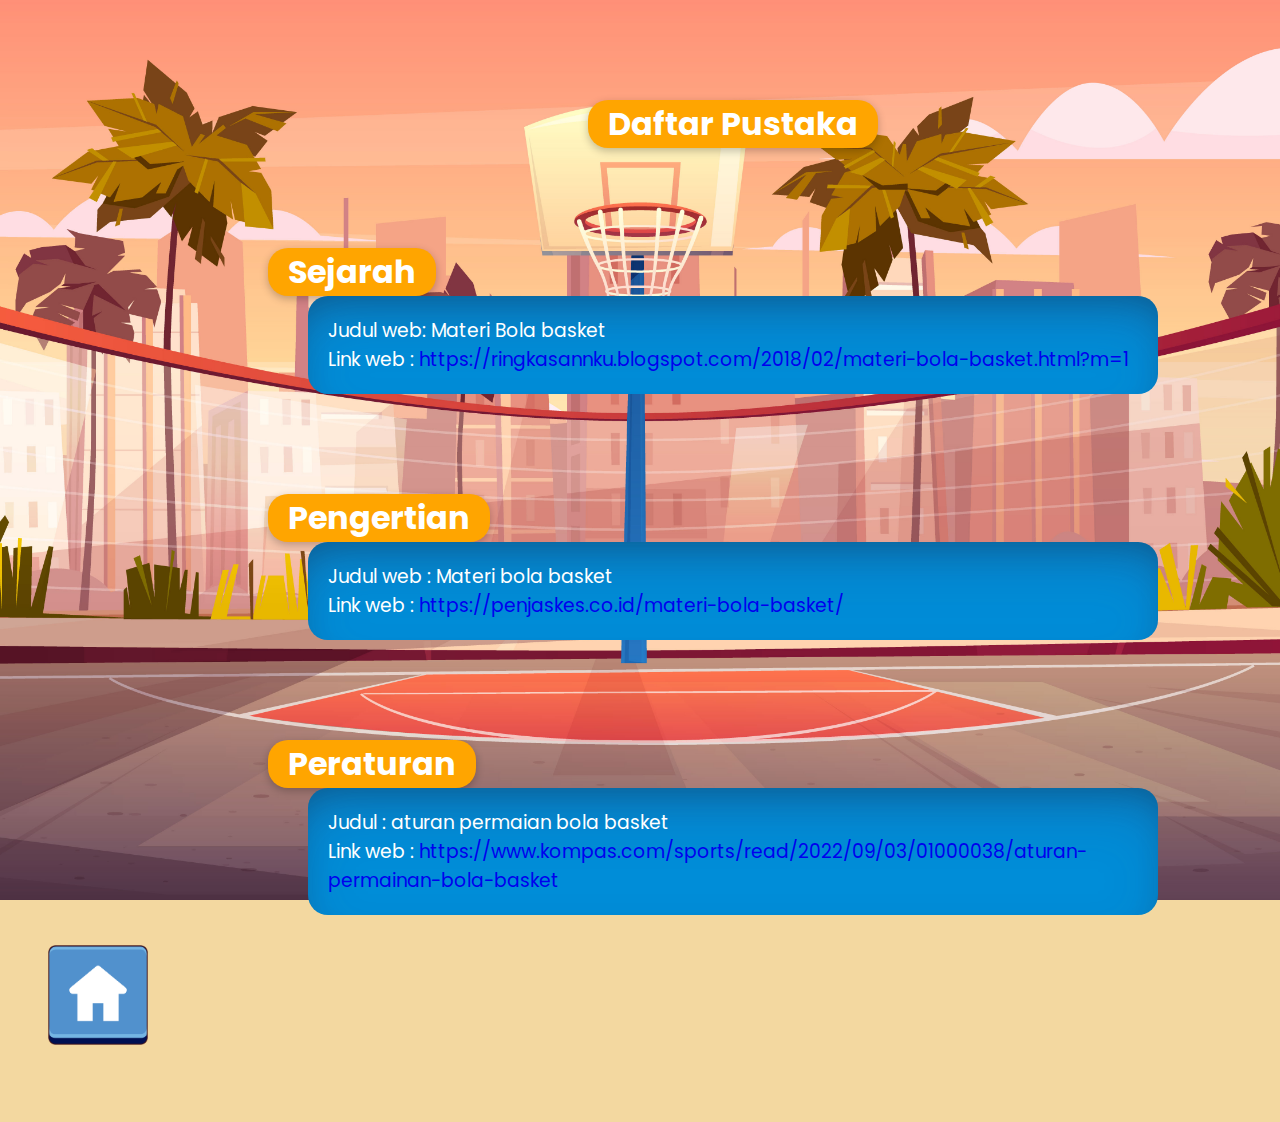
<file: Media Pembelajaran/Final/Assets/Materi/peraturan/daftarpustaka.html>
<!DOCTYPE html>
<html lang="en">
<head>
    <meta charset="UTF-8">
    <meta name="viewport" content="width=device-width, initial-scale=1.0">
    <title>Daftar Pustaka</title>
    <!-- fonts -->
    <link rel="preconnect" href="https://fonts.googleapis.com">
    <link rel="preconnect" href="https://fonts.gstatic.com" crossorigin>
    <link href="https://fonts.googleapis.com/css2?family=Poppins:wght@400;900&display=swap" rel="stylesheet">
    <!-- fonts -->
    <link rel="stylesheet" href="style.css">

</head>
<body>
    
    <div>
        <div class="juds"><H1>Daftar Pustaka</H1></div> 
        <div class="judul"><H1>Sejarah</H1></div> 
                <div class="box">
                    <h3>
                        Judul web: Materi Bola basket <br>
                        
                        Link web : <a href="https://ringkasannku.blogspot.com/2018/02/materi-bola-basket.html?m=1"> https://ringkasannku.blogspot.com/2018/02/materi-bola-basket.html?m=1</a>
                        </h3>
                </div>
        <div class="judul"><H1>Pengertian</H1></div>
                <div class="box">
                    <h3>
                        Judul web : Materi bola basket <br>
                        
                        Link web : <a href="https://penjaskes.co.id/materi-bola-basket/"> https://penjaskes.co.id/materi-bola-basket/</a></h3>
                </div>
                <div class="judul"><H1>Peraturan</H1></div>
                <div class="box">
                    <h3>Judul : aturan permaian bola basket <br>

                        Link web : <a href="https://www.kompas.com/sports/read/2022/09/03/01000038/aturan-permainan-bola-basket">https://www.kompas.com/sports/read/2022/09/03/01000038/aturan-permainan-bola-basket</a></h3>
                </div>
    </div>

    <a href="../../Home.html"><div class="home1"><img src="button home 1-04.png" alt=""></div></a>
    <script src="java.js" ></script>
</body>
</html>
</file>
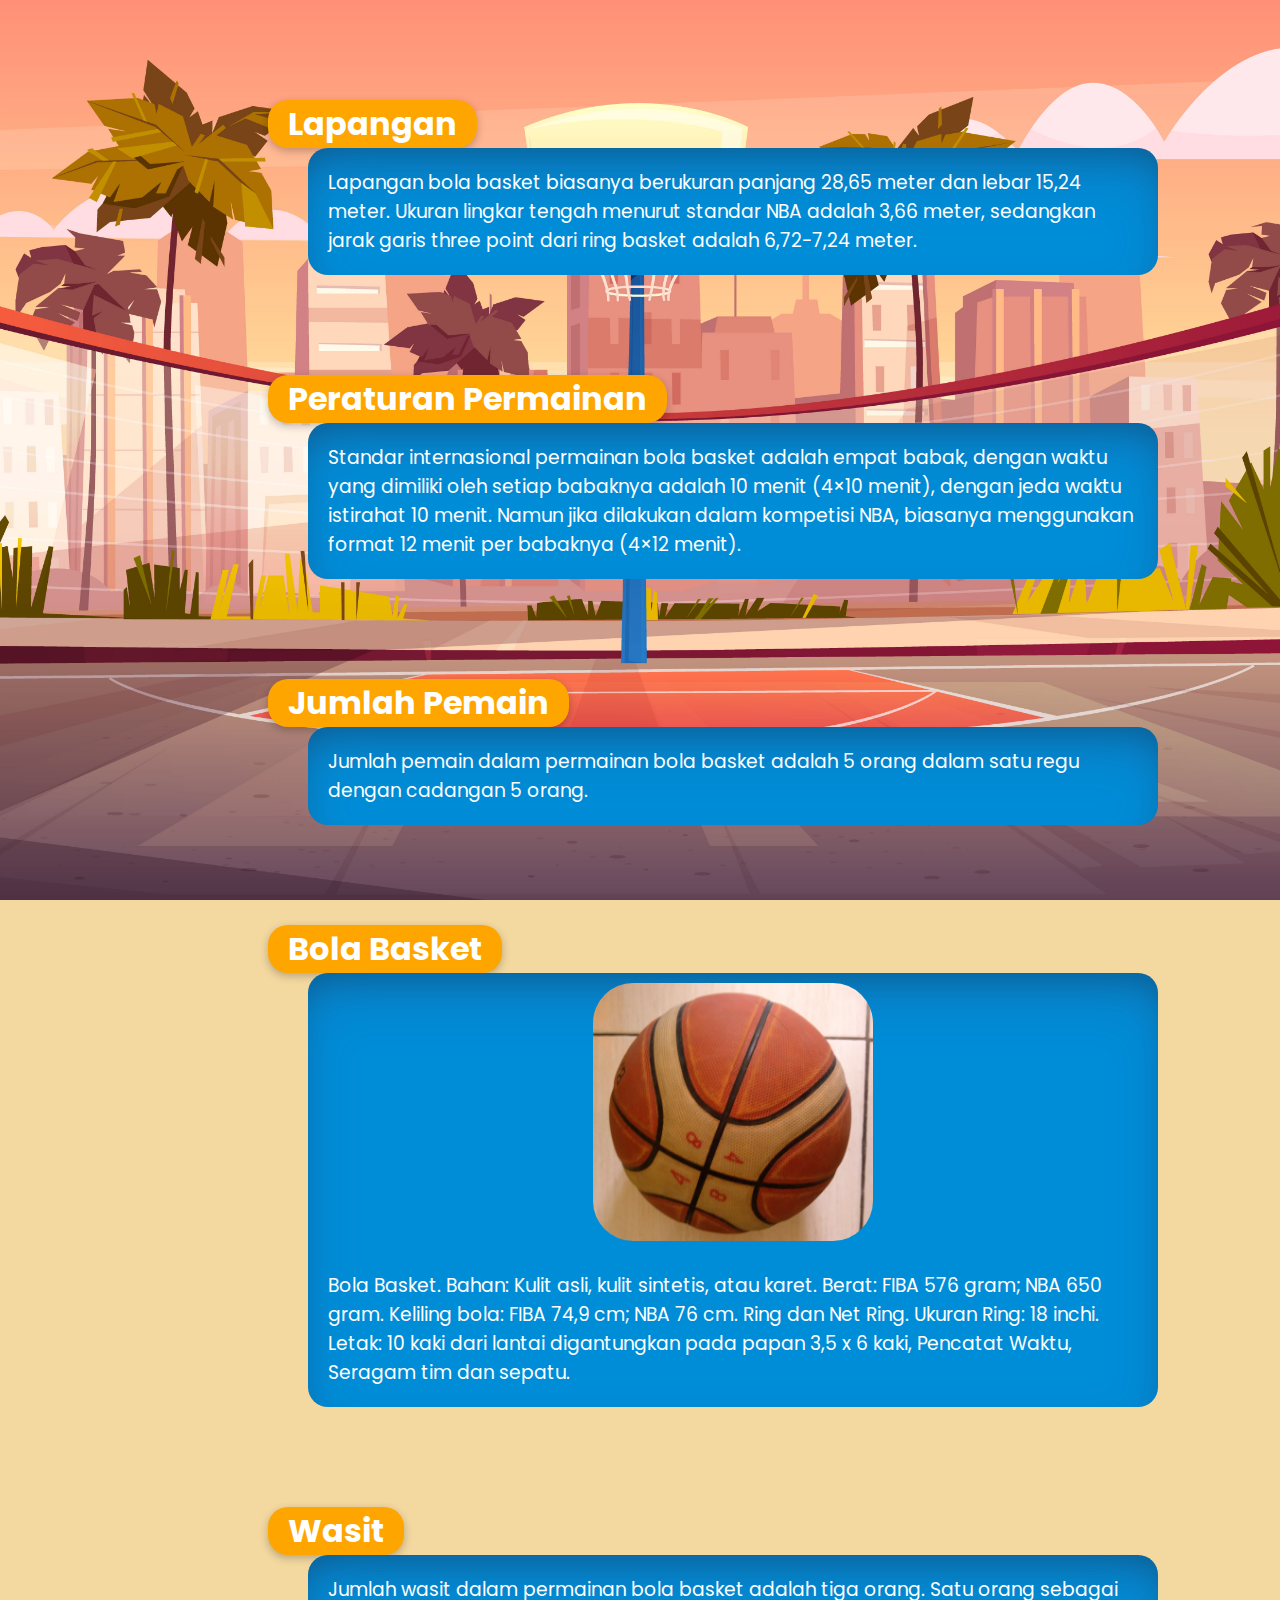
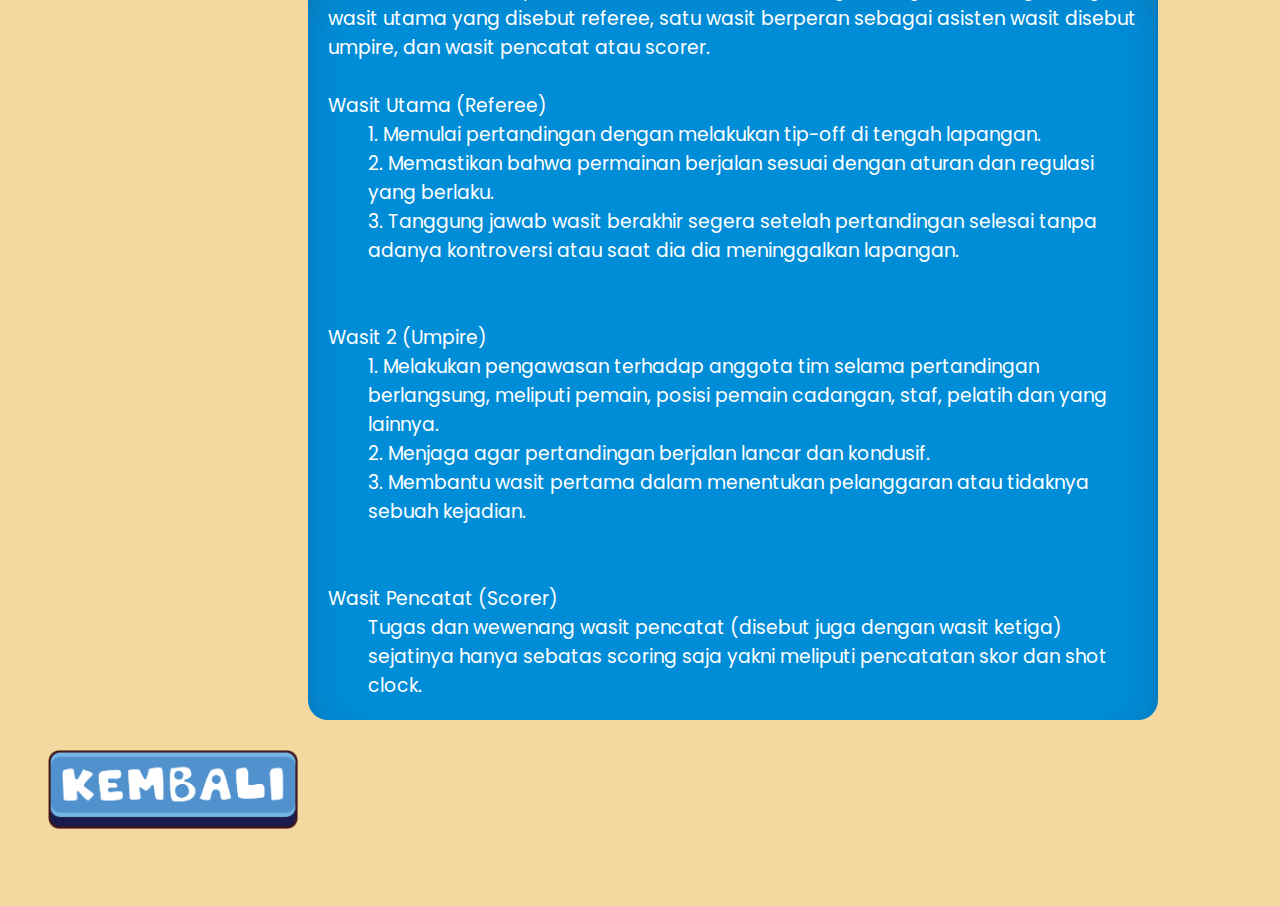
<file: Media Pembelajaran/Final/Assets/Materi/peraturan/peraturan.html>
<!DOCTYPE html>
<html lang="en">
<head>
    <meta charset="UTF-8">
    <meta name="viewport" content="width=device-width, initial-scale=1.0">
    <title>Peraturan</title>
    <!-- fonts -->
    <link rel="preconnect" href="https://fonts.googleapis.com">
    <link rel="preconnect" href="https://fonts.gstatic.com" crossorigin>
    <link href="https://fonts.googleapis.com/css2?family=Poppins:wght@400;900&display=swap" rel="stylesheet">
    <!-- fonts -->
    <link rel="stylesheet" href="style.css">

</head>
<body>
    
    <div>
        <div class="judul"><H1>Lapangan</H1></div> 
                <div class="box">
                    <h3>Lapangan bola basket biasanya berukuran
                        panjang 28,65 meter dan lebar 15,24 meter.
                        Ukuran lingkar tengah menurut standar NBA
                        adalah 3,66 meter, sedangkan jarak garis three
                        point dari ring basket adalah 6,72-7,24 meter.</h3>
                </div>
        <div class="judul"><H1>Peraturan Permainan</H1></div>
                <div class="box">
                    <h3>Standar internasional permainan bola basket
                        adalah empat babak, dengan waktu yang dimiliki
                        oleh setiap babaknya adalah 10 menit (4×10
                        menit), dengan jeda waktu istirahat 10 menit.
                        Namun jika dilakukan dalam kompetisi NBA,
                        biasanya menggunakan format 12 menit per
                        babaknya (4×12 menit).</h3>
                </div>
        <div class="judul"><H1>Jumlah Pemain</H1></div>
                <div class="box">
                    <h3>Jumlah pemain dalam permainan bola basket
                        adalah 5 orang dalam satu regu dengan
                        cadangan 5 orang.</h3>
                </div>
                <div class="judul"><H1>Bola Basket</H1></div>
                <div class="box">
                    <img style="width: 280px; height: auto; border-radius: 50px; margin: 0 auto;" src="IMG_20230822_145848.jpg" alt="">
                    <h3>Bola Basket. Bahan: Kulit asli, kulit sintetis, atau
                        karet. Berat: FIBA 576 gram; NBA 650 gram.
                        Keliling bola: FIBA 74,9 cm; NBA 76 cm.
                        Ring dan Net Ring. Ukuran Ring: 18 inchi. Letak:
                        10 kaki dari lantai digantungkan pada papan 3,5 x
                        6 kaki, Pencatat Waktu, Seragam tim dan sepatu.</h3>
                </div>
                <div class="judul"><H1>Wasit</H1></div>
                <div class="box">
                    <h3>Jumlah wasit dalam permainan bola basket
                        adalah tiga orang. Satu orang sebagai wasit
                        utama yang disebut referee, satu wasit berperan
                        sebagai asisten wasit disebut umpire, dan wasit
                        pencatat atau scorer. <br> <br>
                        <dt>Wasit Utama (Referee)</dt><dd>
                        1. Memulai pertandingan dengan melakukan tip-off
                        di tengah lapangan. <br>
                        2. Memastikan bahwa permainan berjalan sesuai
                        dengan aturan dan regulasi yang berlaku. <br>
                        3. Tanggung jawab wasit berakhir segera setelah
                        pertandingan selesai tanpa adanya kontroversi
                        atau saat dia dia meninggalkan lapangan. </dd><br> <br>
                    
                        <dt>Wasit 2 (Umpire)</dt>
                        <dd>1. Melakukan pengawasan terhadap anggota tim
                        selama pertandingan berlangsung, meliputi
                        pemain, posisi pemain cadangan, staf, pelatih
                        dan yang lainnya. <br>
                        2. Menjaga agar pertandingan berjalan lancar dan
                        kondusif. <br>
                        3. Membantu wasit pertama dalam menentukan
                        pelanggaran atau tidaknya sebuah kejadian.</dd> <br> <br>
                    
                        <dt>Wasit Pencatat (Scorer)</dt>
                        <dd>Tugas dan wewenang wasit pencatat (disebut
                        juga dengan wasit ketiga) sejatinya hanya
                        sebatas scoring saja yakni meliputi pencatatan
                        skor dan shot clock.</dd>
                    </h3>
                </div>
                
    </div>

    <a href="../../Materi/materi.html"><div class="home"><img src="../../Profil/button kembali 1-41.png" alt=""></div></a>
    <script src="java.js" ></script>
</body>
</html>
</file>
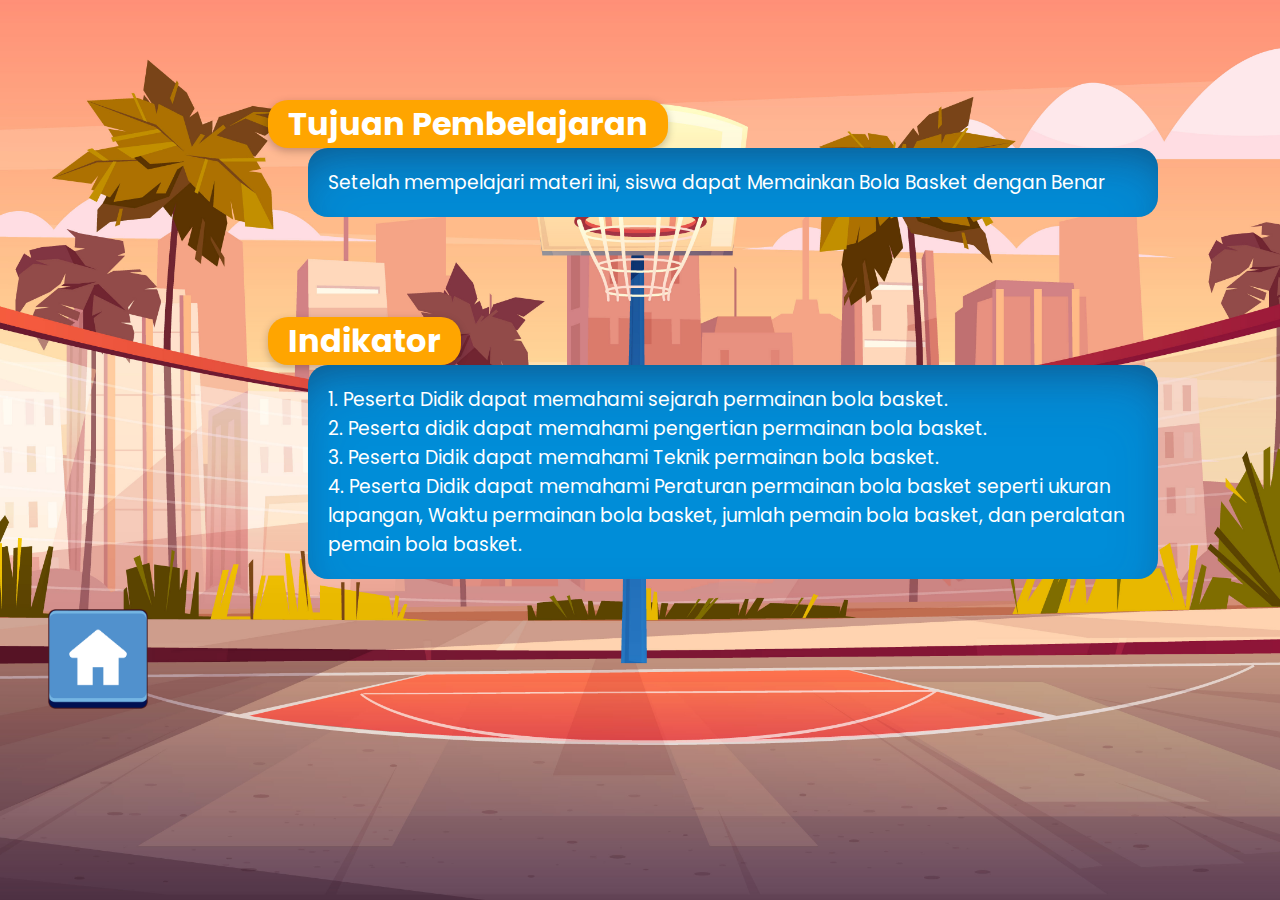
<file: Media Pembelajaran/Final/Assets/Materi/peraturan/tujuan.html>
<!DOCTYPE html>
<html lang="en">
<head>
    <meta charset="UTF-8">
    <meta name="viewport" content="width=device-width, initial-scale=1.0">
    <title>Tujuan Pembelajaran</title>
    <!-- fonts -->
    <link rel="preconnect" href="https://fonts.googleapis.com">
    <link rel="preconnect" href="https://fonts.gstatic.com" crossorigin>
    <link href="https://fonts.googleapis.com/css2?family=Poppins:wght@400;900&display=swap" rel="stylesheet">
    <!-- fonts -->
    <link rel="stylesheet" href="style.css">

</head>
<body>
    
    <div>
        <div class="judul"><H1>Tujuan Pembelajaran</H1></div> 
                <div class="box">
                    <h3>Setelah mempelajari materi ini, siswa dapat Memainkan
                        Bola Basket dengan Benar
                        </h3>
                </div>
        <div class="judul"><H1>Indikator</H1></div>
                <div class="box">
                    <h3>1. Peserta Didik dapat memahami sejarah permainan
                        bola basket. <br>
                        2. Peserta didik dapat memahami pengertian
                        permainan bola basket. <br>
                        3. Peserta Didik dapat memahami Teknik permainan
                        bola basket. <br>
                        4. Peserta Didik dapat memahami Peraturan
                        permainan bola basket seperti ukuran lapangan,
                        Waktu permainan bola basket, jumlah pemain
                        bola basket, dan peralatan pemain bola basket.</h3>
                </div>
    </div>

    <a href="../../Home.html"><div class="home1"><img src="button home 1-04.png" alt=""></div></a>
    <script src="java.js" ></script>
</body>
</html>
</file>
<file: Media Pembelajaran/Final/Assets/Soal/style.css>
@font-face {
    font-family: 'Hasil';
    src: url(../patchwork_stitchlings/Patchwork\ Stitchlings\ Color.ttf);
}

html, body{
    width: auto;
    font-family: 'Poppins', sans-serif;
    background-color: #9fe9fc;
    height: auto;
    margin: 0;
    
}
#turu{
    width: 300px;
    height: auto;
    cursor: default;
    text-align: center;
    display: none;
    position: absolute;
}
#awal{
    opacity: 0;
    transition: 1s all;
    margin: 10px 0 0 30px;
}
h3{ font-size: 25px;
    width: fit-content;
    height: fit-content;
    margin: 0 0 0 15px;
    cursor: default;
}
#hasil{
    position: fixed;
    font-family: 'Hasil';
    color: white;
    position: relative;
}
#hasil1{
    position: fixed;
    font-family: 'Hasil';
    color: white;
    position: relative;
}

.box{
    color: black;
    width: 500px;
    margin: 30px 0 100px 15px;

}
.btn input{
    display: none;
}
.btn{
    display: inline;
    justify-content: center;
    align-items: center;
    flex-direction: column;
    padding-bottom: 20px;
}
section label{
    width: 20px;
    height: 20px;
    display: flex;
    border: 2px solid;
    color: black;
    flex-direction:column ;
    padding: 5px;
    margin: 5px 0 0 0;
    border-radius: 10px;
    cursor: pointer;
    position: relative;
    background:orange ;
    background-size: cover;
}
input[type="radio"]:checked+label{
    background: black;
    position: relative;
    background-size: cover;
    color: black;
}
button{
    border: none;
    cursor:pointer;
    margin-top: 30px;
}

.soal{
    width: 1000px;
    height: 500px;
    box-shadow:rgba(0, 0, 0, 0.25) 0px 54px 55px, rgba(0, 0, 0, 0.12) 0px -12px 30px, rgba(0, 0, 0, 0.12) 0px 4px 6px, rgba(0, 0, 0, 0.17) 0px 12px 13px, rgba(0, 0, 0, 0.09) 0px -3px 5px;
}
.lanjut{
    width: 300px;
    height: auto;
    cursor: pointer;
    display: inline;
}
#soal2{
    display: none;
}
#soal3{
    display: none;
}
#soal4{
    display: none;
}
#soal5{
    display: none;
}
#soal6{
    display: none;
}
#soal7{
    display: none;
}
#soal8{
    display: none;
}
#soal9{
    display: none;
}
#soal10{
    display: none;
}
p{  
    margin-left: 50px;
    margin-right: 30px;
    background-color: #f3d8a0;
    border: 5px solid #65350f;
    border-radius: 20px;
    font-size: 20px;
    padding: 40px;
    box-shadow:rgba(0, 0, 0, 0.25) 0px 54px 55px, rgba(0, 0, 0, 0.12) 0px -12px 30px, rgba(0, 0, 0, 0.12) 0px 4px 6px, rgba(0, 0, 0, 0.17) 0px 12px 13px, rgba(0, 0, 0, 0.09) 0px -3px 5px;
}
video{
    width: 500px;
    height: auto;
}
.vids{
    transition: 0.5s all;
    width: 50px;
    height: auto;
    position: absolute;
    left: 0;
    right: 0;
    margin-left: 25%;
    top: 40%;
    cursor: pointer;
    opacity: 0;
}
.videobox{
    position: relative;
}
#last{
    display: flex;
    justify-content: center;
    align-items: center;
    flex-direction: column;
    margin-bottom:100px ;
}
#hasil1{
    margin: 0;
}
#hasil{
    margin: 0;
}
#yakin {
    transform: translate(0,-11px);
    width: 100%;
    height: 100%;
    display: flex;
    justify-content: center;
    align-items: center;
    position: fixed;
    z-index: 100;
    display: none;
}
#yakin img{
    margin-top: 15px;
    position: relative;
    width: 150px;
    height: auto;
    z-index: 10;
    cursor:pointer ;
}
#nigga{
    display: block;
    position: fixed;
    background-color: black;
    width: 100%;
    height: 100%;
    opacity: 0.5;
}
</file>
<file: Media Pembelajaran/Final/Assets/style.css>
html, body{
    width: 100%;
    font-family: 'Poppins';
    margin: 0;
    position: relative;
    min-width: 1450px;
    max-height: 754px;
    background: url(background\ lapangan-04.png) no-repeat center center fixed; 
    background-size: cover;
    background-color: white;
    transition: 1s all;
}
#awal{
    position: fixed;
    background-color: #9fe9fc;
    width: 2000px;
    height: 800px;
    transition: 1s all;
    opacity: 0;
    z-index: 100;
    display: none;
}
#tombolmulai{
    width: 20%;
    height: auto;
    position: fixed;
    font-size: 50px;
    margin-top: 230px; 
    top: 300px;  
    left: 40%;  
    transition: 1s;
    text-align: center;
    z-index: 10;
    cursor: pointer;

}
#texthome{
    scale: 1.5;
    font-weight: 900;
    position: fixed;
    font-size: 50px;
    margin-top: 370px; 
    top: 0;
    bottom: 0;
    left: 0;
    right: 0;
    transition: 1s;
    text-align: center;
    z-index: 2;
    -webkit-text-stroke-width: 2px;
    -webkit-text-stroke-color: white;
    cursor: default;
}   
.basket{
    width:20% ;
    height: auto;
    box-shadow: 0 4px 8px 0 rgba(0, 0, 0, 0.2), 0 6px 20px 0 rgba(0, 0, 0, 0.19);
    border-radius: 50%;
    -webkit-animation: spin 3s linear infinite;
    -moz-animation: spin 3s linear infinite;
    animation: spin 3s linear infinite;
    z-index: 1;
}

.pemain{
    height: auto;
    position: fixed;
    transition: 2s all;
    display: inline;
}

.bask{
    width: 100%;
    position: fixed;
    text-align: center;
    top: 181px;
    right: 0px;
    transition: all 1s;
    z-index: 1;
    transform: translate(0px,0px);
}
.maintitle{
    color: white;
    margin-bottom: 20px;
    opacity: 0;
    transition:all 2s ;
    display: none;
    cursor: pointer;
    text-decoration: none;
    width: 30%;
    height: auto;
}
#main{
    display: flex;
    justify-content: center;
    align-items: center;
    flex-direction: column ;
}
.back-halaman-awal{
    position: fixed;
    top: 630px;
    left: 70px;
    z-index: -1;
    display: none;
    cursor: pointer;
    color: black;
    opacity: 0;
    transition: 1s all;
}
.tujuan{
    display: none ;
    position: fixed;
    transform: translate(1420px, -190px);
    width: 5%;
    height: auto;
    opacity: 0;
    transition: all 3s;
    cursor: pointer;
}
.profil{
    display: none ;
    position: fixed;
    transform: translate(1420px, 380px);
    width: 5%;
    height: auto;
    opacity: 0;
    transition: all 3s;
    cursor: pointer;

}
.daftar{
    display: none ;
    position: fixed;
    transform: translate(40px, -190px);
    width: 5%;
    height: auto;
    opacity: 0;
    transition: all 3s;
    cursor: pointer;

}
a{text-decoration: none;

}
#introbask{
    transition: 3s all;
    width: 50px;
    position: fixed;
    transform: translate(-230px, 250px);
}
#intro{
    z-index: 500;
    width: 100%;
    height: 100%;
    background-color: white;
    position: fixed;
    display: flex;
    justify-content: center;
    align-items: center;
    flex-direction: column;
    opacity: 1;
    transition: 1s all;
}
#logo{
    margin-top: 100px;
    width: 300px;
    height: auto;
}
#kolom{
    margin-top: 100px;
    border-radius: 20px;
    width: 500px;
    height: 25px;
    border: 1px solid black;
}
#isi{
    transition: 3s all;
    width: 0%;
    height: 100%;
    border-radius: 20px;
    margin: 0;
    background-color: #9fe9fc;
}









@-webkit-keyframes spin{
    100%{ -webkit-transform:rotate(360deg);}
}
@-moz-keyframes spin{
    100%{ -webkit-transform:rotate(360deg);}
}
@keyframes spin{
    100%{ -webkit-transform:rotate(360deg);}
}
</file>
<file: Media Pembelajaran/Final/Assets/Materi/style.css>
html,body{
    font-family: 'Poppins';
    position: relative;
    min-width: 1450px;
    max-height: 754px;
    background: url(../1218.jpg) no-repeat center center fixed; 
    background-size: cover;
    background-color: #f3d8a0;
}
#awal{
    opacity: 0;
    transition: 1s all;
}
h1{
    display: flex;
    margin: 0px 20px 0px 20px;
    color: white;
    
}
h3{ 
    font-weight: 400;
    margin: 20px 20px 20px 20px;
    color: white;
    
}
a{
    text-decoration: none;
}
h2{
    border: none;
    padding: 30px 60px;
    color: white;
    background-color: black;
    margin: 20px ;
    border-radius: 20px;
    cursor: pointer;
    opacity: 1;
    transition: 1s all;
}
.judul{
    width: fit-content;
    height: auto;
    background-color: orange;
    margin: 100px 100px 0px 260px;
    border-radius: 20px;
    box-shadow: rgba(0, 0, 0, 0.24) 0px 3px 8px;
    opacity: 1;
    transition: 1s all;
}
.box{
    display: flex;
    align-items: center;
    justify-content: center;
    flex-direction: column;
    width: fit-content;
    height: auto;
    background-color: #008DD8;
    border-radius: 20px;
    margin: 0px 300px 0px 300px;
    box-shadow: rgba(50, 50, 93, 0.25) 0px 30px 60px -12px inset, rgba(0, 0, 0, 0.3) 0px 18px 36px -18px inset;
    opacity: 1;
    transition: 1s all;
}
img{
    width: 300px;
    height: auto;
    padding: 10px;
    cursor: pointer;
    opacity: 1;
    transition: 1s all;
}
.home img{
    position: fixed;
    width: 100px;
    height: auto;
    transform: translate(50px, -420px);
    cursor: pointer;
    padding: 0;
    margin-bottom: 100px;
}
</file>
<file: Media Pembelajaran/Final/Assets/Profil/style.css>
html,body{
    font-family: 'Poppins';
    background-color: #9fe9fc;
}

h1{
    margin: 0px 20px 0px 20px;
    font-size: 50px;
    color: #3c280d;
}
h3{ 
    font-weight: 400;
    margin: 20px 20px 20px 20px;
    color: white;
}
a{
    text-decoration: none;
}
h2{
    border: none;
    padding: 30px 60px;
    color: white;
    background-color: black;
    margin: 20px ;
    border-radius: 20px;
    cursor: pointer;
}
.judul{
    width: 100%;
    height: auto;
    text-align: center;
}
.box{
    display: flex;
    justify-content: center;
    flex-direction: row;
    width: auto;
    height: auto;
    flex-wrap: wrap;
    opacity: 1;
    transition: 1s all;
}
.box img{
    width: 200px;
    height: auto;
    margin: 100px;
    cursor: pointer;
    box-shadow: rgba(0, 0, 0, 0.24) 0px 3px 8px;
    border-radius: 27px;
}
.home{
    position: fixed;
}
.kembali{
    cursor: pointer;
    padding: 0;
    position: fixed;
    transform: translate(30px, 600px);
}
.kembali img{
    width: 300px;
    height: auto;
    

}
.home img{
    width: 100px;
    height: auto;
    transform: translate(40px,-220px);
    cursor: pointer;
    padding: 0;
    margin-bottom: 100px;
    position: fixed;
}

#awal{
    display: inline;
    justify-content: center;
    align-items: center;
    flex-direction: column;
    opacity: 1;
    transition: 1s all;
    
}
#profil{
    display: none;
    position: fixed;
    opacity: 1;
    transition: 1s all;
    
}
.boxes{
    position: fixed;
    display: flex;
    flex-direction: row;
    transform: translate(0, 0);
    transition: 1s all;
}
.boxes img{
    width: 830px;
    
    
}
.text {
    display: flex;
    align-items: center;
    justify-content: center;
    margin: 30px 340px 0 340px;
    text-align: center;
}
.text h1{
    display: flex;
    font-size: 40px;
    position: fixed;
}
#kanan{
    width: 300px;
    height: auto;
    position: fixed;
    transform: translate(1160px, 220px);
    cursor: pointer;
}
#kiri{
    width: 300px;
    height: auto;
    position: fixed;
    transform: translate(50px, 220px);
    cursor: pointer;
}
</file>
<file: Media Pembelajaran/Final/Assets/Materi/peraturan/style.css>
html,body{
    font-family: 'Poppins';
    background-color: #f3d8a0;
    min-width: 1450px;
    max-height: 754px;
    background: url(../../1218.jpg) no-repeat center center fixed; 
    background-size: cover;
    background-color: #f3d8a0;

}

h1{
    display: flex;
    margin: 0px 20px 0px 20px;
    color: white;
}
h3{ 
    font-weight: 400;
    margin: 20px 20px 20px 20px;
    color: white;
}
a{
    text-decoration: none;
}
h2{
    border: none;
    padding: 30px 60px;
    color: white;
    background-color: black;
    margin: 20px ;
    border-radius: 20px;
    cursor: pointer;
}
.basket{
    width:10% ;
    height: auto;
    box-shadow: 0 4px 8px 0 rgba(0, 0, 0, 0.2), 0 6px 20px 0 rgba(0, 0, 0, 0.19);
    border-radius: 50%;
    -webkit-animation: spin 3s linear infinite;
    -moz-animation: spin 3s linear infinite;
    animation: spin 3s linear infinite;
    z-index: 1;
    display: none;
    transform: translate(677px, -440px );
    transition: all 1s;
}
.juds{
    margin: 100px auto 0 auto;
    width: fit-content;
    height: auto;
    background-color: orange;
    border-radius: 20px;
    box-shadow: rgba(0, 0, 0, 0.24) 0px 3px 8px;
}
.judul{
    width: fit-content;
    height: auto;
    background-color: orange;
    margin: 100px 100px 0px 260px;
    border-radius: 20px;
    box-shadow: rgba(0, 0, 0, 0.24) 0px 3px 8px;
}
.box{
    display: flex;
    justify-content: center;
    flex-direction: column;
    width: auto;
    height: auto;
    background-color: #008DD8;
    border-radius: 20px;
    margin: 0px 300px 0px 300px;
    box-shadow: rgba(50, 50, 93, 0.25) 0px 30px 60px -12px inset, rgba(0, 0, 0, 0.3) 0px 18px 36px -18px inset;
}
img{
    width: 300px;
    height: auto;
    padding: 10px;
}
.home img{
    position: relative;
    width: 250px;
    height: auto;
    transform: translate(40px, 30px);
    cursor: pointer;
    padding: 0;
    margin-bottom: 100px;
}
.home1 img{
    position: relative;
    width: 100px;
    height: auto;
    transform: translate(40px, 30px);
    cursor: pointer;
    padding: 0;
    margin-bottom: 100px;
}
</file>
